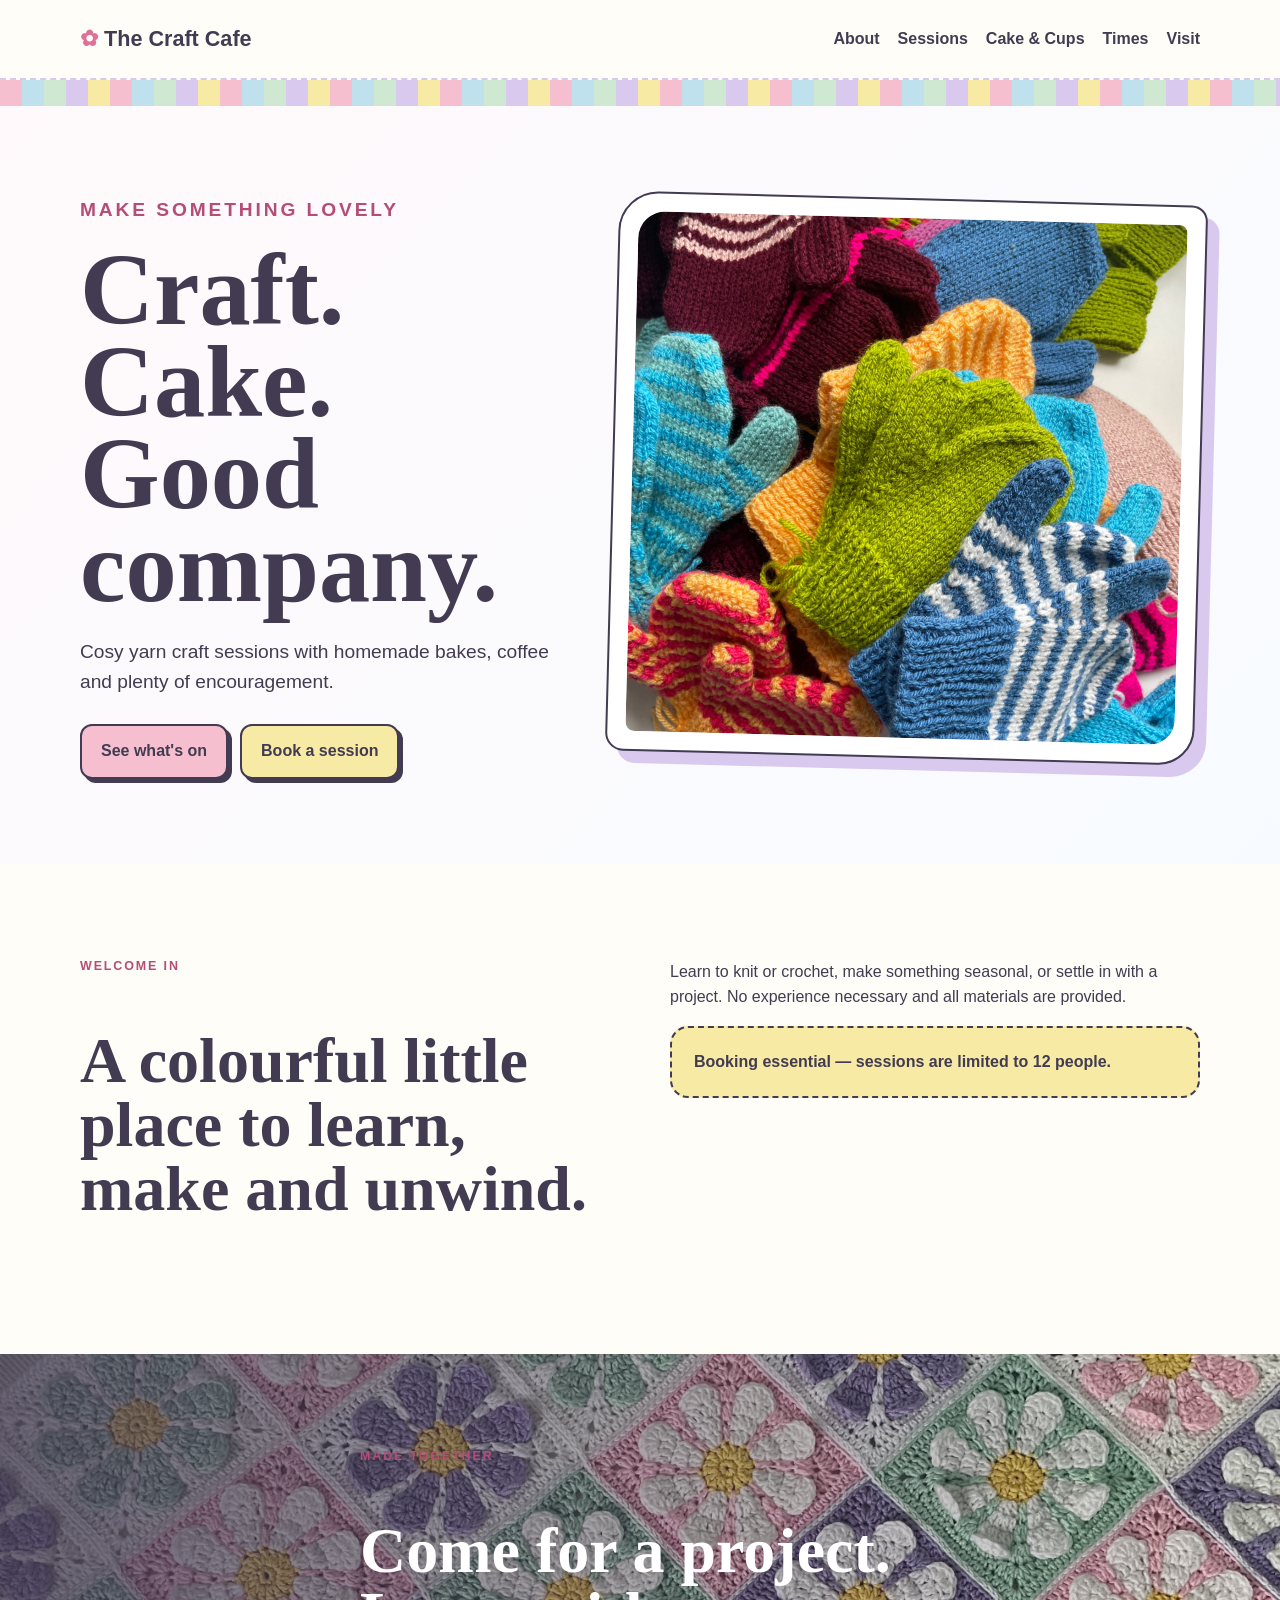
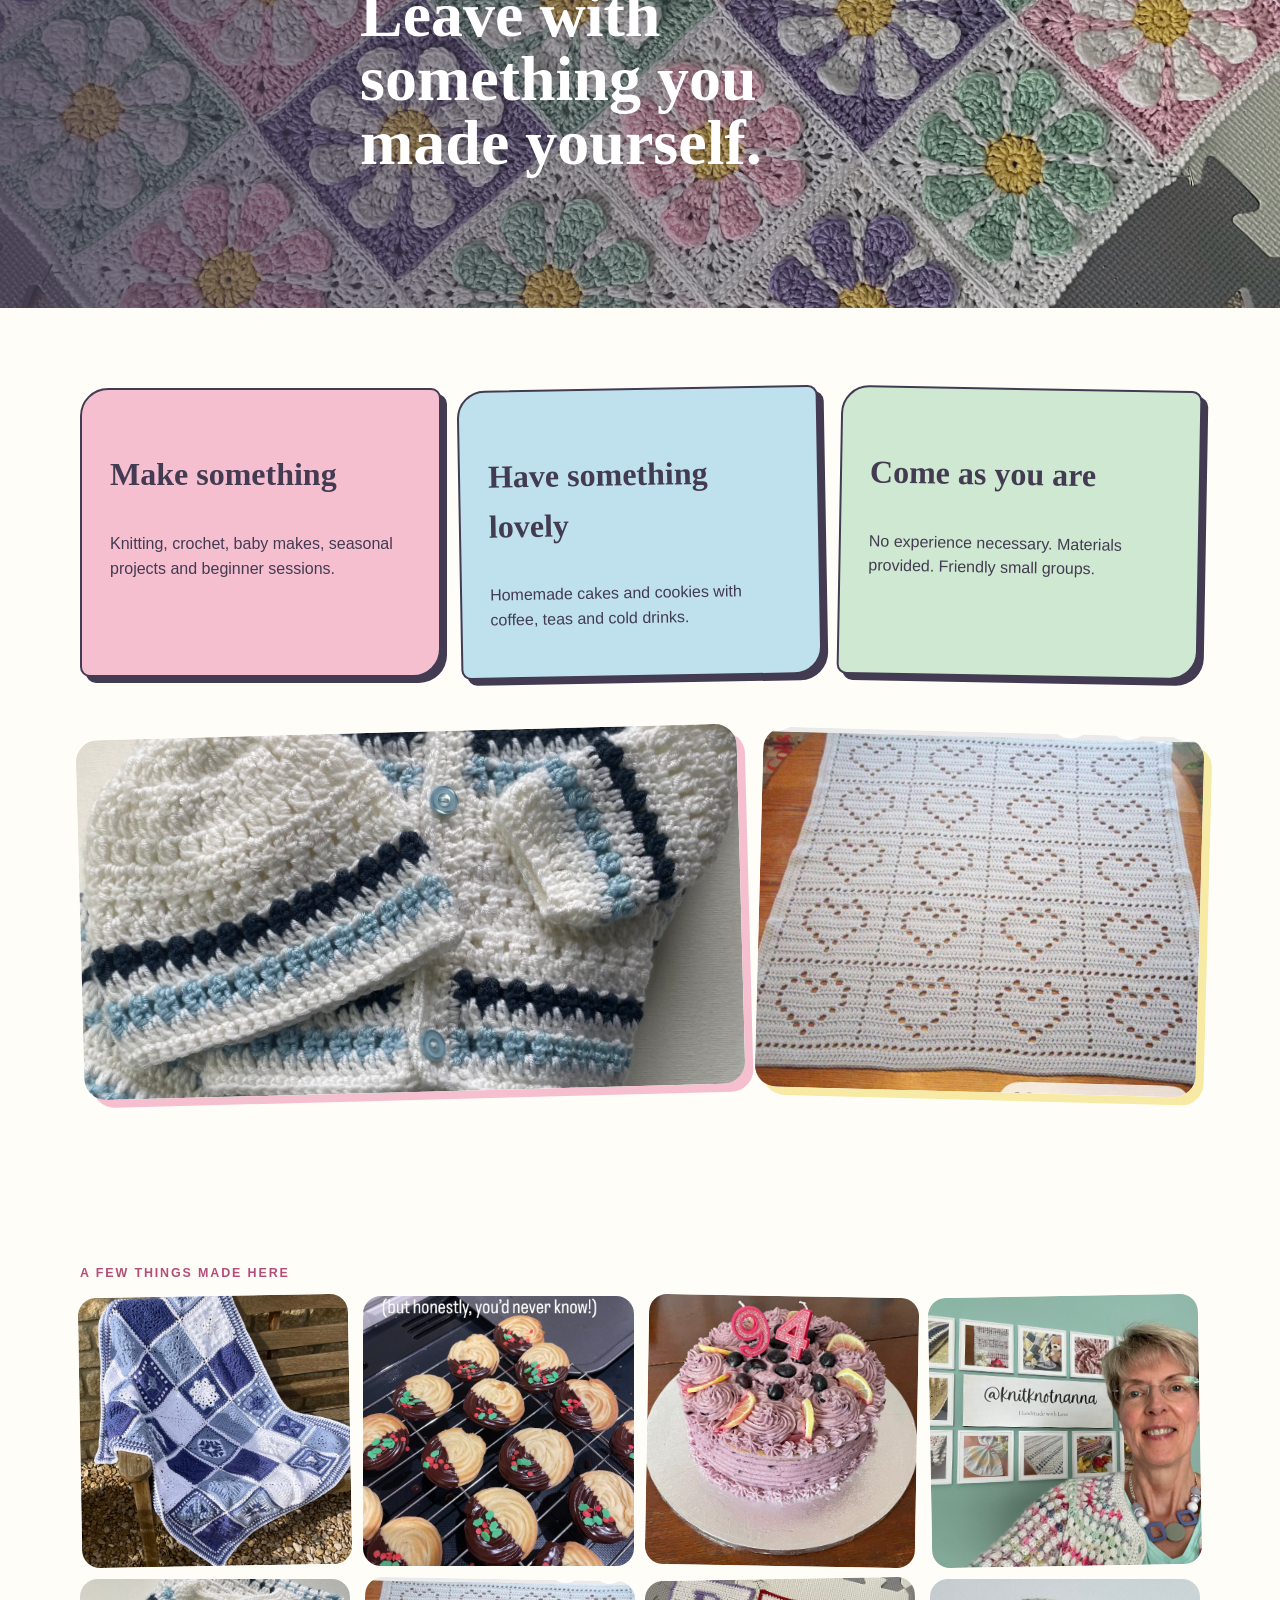
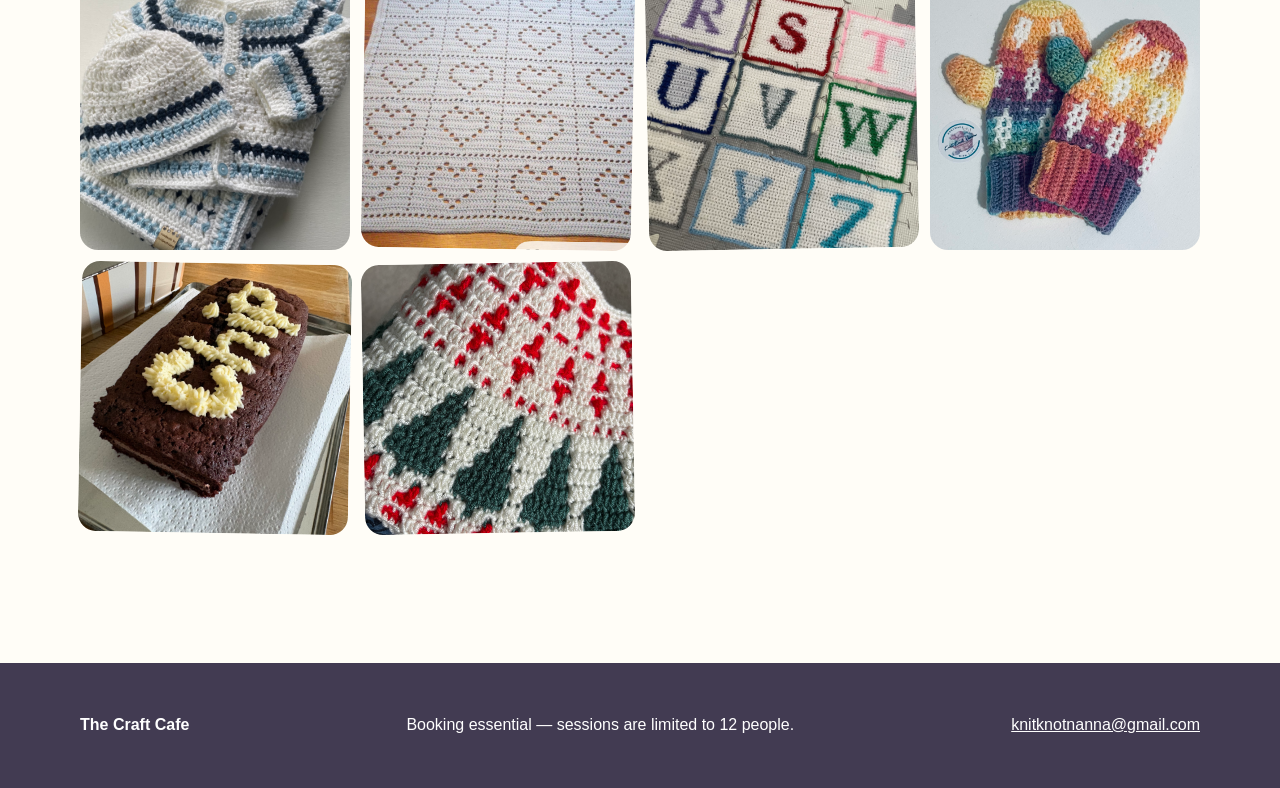
<file: index.html>
<!doctype html><html lang="en"><head><meta charset="utf-8"><meta name="viewport" content="width=device-width,initial-scale=1"><title>The Craft Cafe</title><meta name="description" content="Cosy craft sessions, homemade bakes and drinks."><link rel="stylesheet" href="assets/styles.css"><script defer src="assets/app.js"></script></head><body><header class="header"><div class="shell head"><a class="brand" href="index.html"><span data-site="name">The Craft Cafe</span></a><button class="toggle" aria-label="Menu">☰</button><nav class="nav"><a href="about.html">About</a><a href="sessions.html">Sessions</a><a href="cafe.html">Cake & Cups</a><a href="hours.html">Times</a><a href="visit.html">Visit</a></nav></div></header><div class="stitch"></div><main><section class="hero"><div class="shell hero-grid"><div><p class="eyebrow" data-site="heroEyebrow"></p><h1 data-site="heroTitle"></h1><p data-site="heroSubtitle"></p><div class="buttons"><a class="button primary" href="sessions.html" data-site="primaryAction"></a><a class="button secondary" href="visit.html">Book a session</a></div></div><div class="craft-frame"><img data-site-image="heroImage" src="02%20Photos/IMG_2294.jpeg" alt="Craft project"></div></div></section><section class="section"><div class="shell intro-grid"><div><p class="eyebrow">Welcome in</p><h2 data-site="primaryMessage"></h2></div><div><p data-site="shortWelcome"></p><div class="notice" data-site="importantMessage"></div></div></div></section><section class="image-break"><img src="02%20Photos/IMG_4057.jpeg" alt="Crafting at The Craft Cafe"><div class="shell image-break-copy"><p class="eyebrow">Made together</p><h2>Come for a project. Leave with something you made yourself.</h2></div></section><section class="section"><div class="shell cards"><a class="card" href="sessions.html"><h3 data-site="homeCard1Title"></h3><p data-site="homeCard1Text"></p></a><a class="card" href="cafe.html"><h3 data-site="homeCard2Title"></h3><p data-site="homeCard2Text"></p></a><a class="card" href="sessions.html"><h3 data-site="homeCard3Title"></h3><p data-site="homeCard3Text"></p></a></div><div class="shell photo-ribbon"><img src="02%20Photos/IMG_2907.jpeg" alt="A handmade project"><img src="02%20Photos/IMG_2973.jpeg" alt="Craft materials and making"></div></section><section class="section"><div class="shell"><p class="eyebrow">A few things made here</p><div class="gallery" data-gallery></div></div></section></main><footer class="footer"><div class="shell footer-grid"><strong data-site="name"></strong><span data-site="importantMessage"></span><a data-email><span data-site="email"></span></a></div></footer></body></html>
</file>
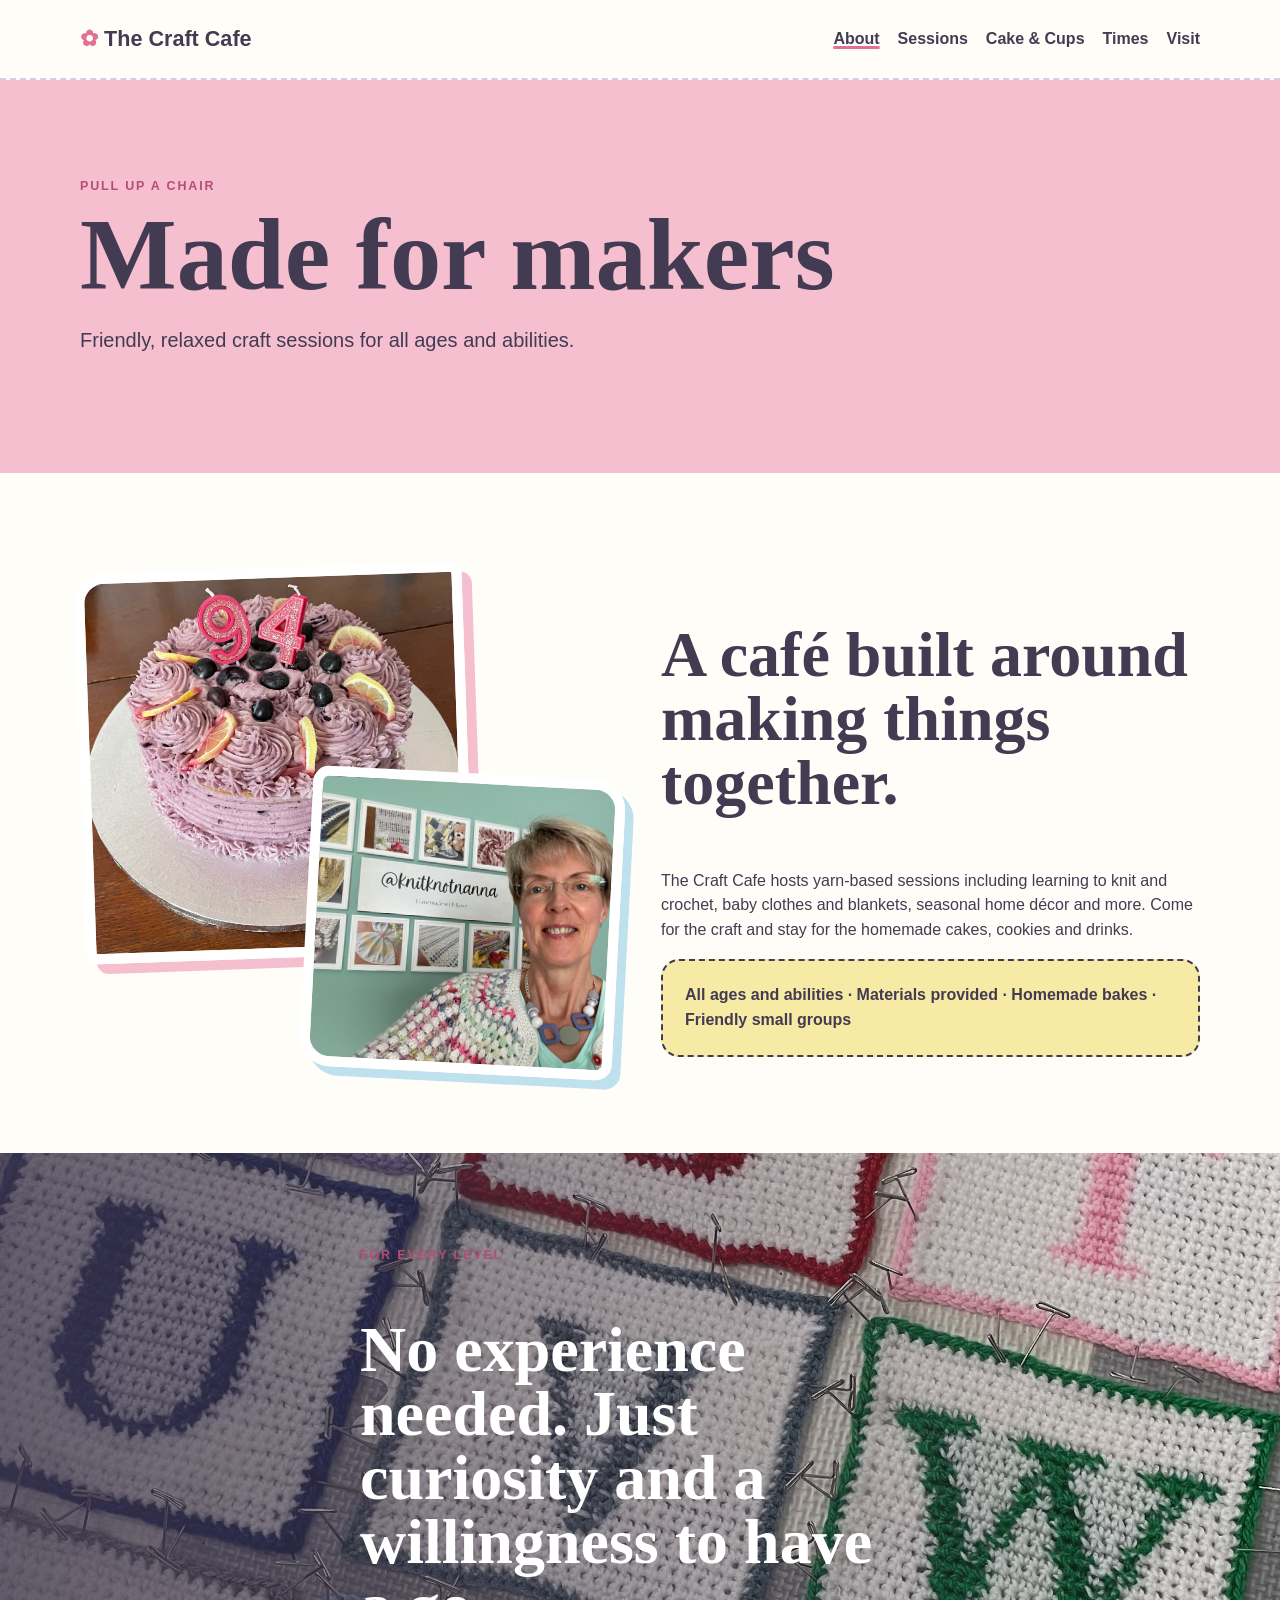
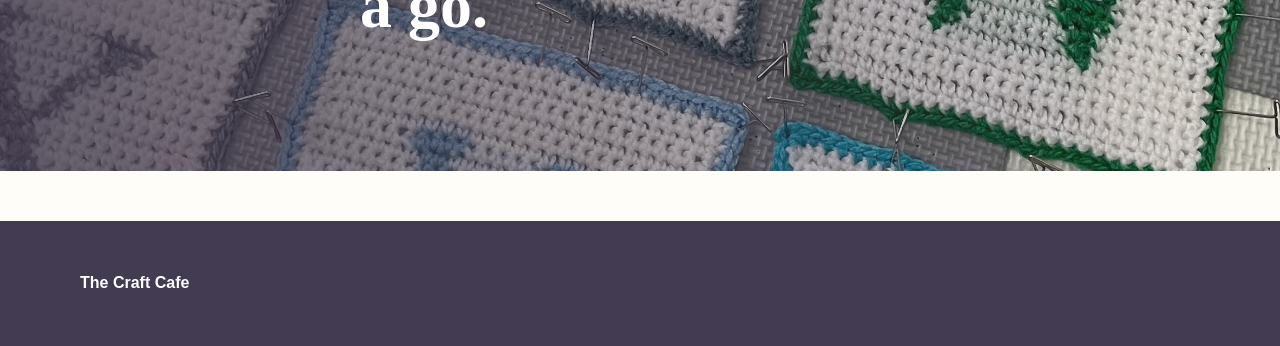
<file: about.html>
<!doctype html><html><head><meta charset="utf-8"><meta name="viewport" content="width=device-width,initial-scale=1"><title>About - The Craft Cafe</title><link rel="stylesheet" href="assets/styles.css"><script defer src="assets/app.js"></script></head><body><header class="header"><div class="shell head"><a class="brand" href="index.html" data-site="name"></a><button class="toggle" aria-label="Menu">☰</button><nav class="nav"><a class="active" href="about.html">About</a><a href="sessions.html">Sessions</a><a href="cafe.html">Cake & Cups</a><a href="hours.html">Times</a><a href="visit.html">Visit</a></nav></div></header><main><section class="page-hero pink"><div class="shell"><p class="eyebrow" data-site="aboutBannerEyebrow"></p><h1 data-site="aboutBannerTitle"></h1><p class="page-lead" data-site="aboutBannerLead"></p></div></section><section class="section"><div class="shell story-layout"><div class="photo-stack"><img class="photo-a" src="02%20Photos/IMG_0881.jpeg" alt="Handmade craft project"><img class="photo-b" src="02%20Photos/IMG_2147.jpeg" alt="Crafting at The Craft Cafe"></div><div><h2 data-site="aboutHeading"></h2><p data-site="aboutBody"></p><div class="notice" data-site="aboutFacts"></div></div></div></section><section class="image-break"><img src="02%20Photos/IMG_4356.jpeg" alt="Yarn craft and making"><div class="shell image-break-copy"><p class="eyebrow">For every level</p><h2>No experience needed. Just curiosity and a willingness to have a go.</h2></div></section></main><footer class="footer"><div class="shell"><strong data-site="name"></strong></div></footer></body></html>
</file>
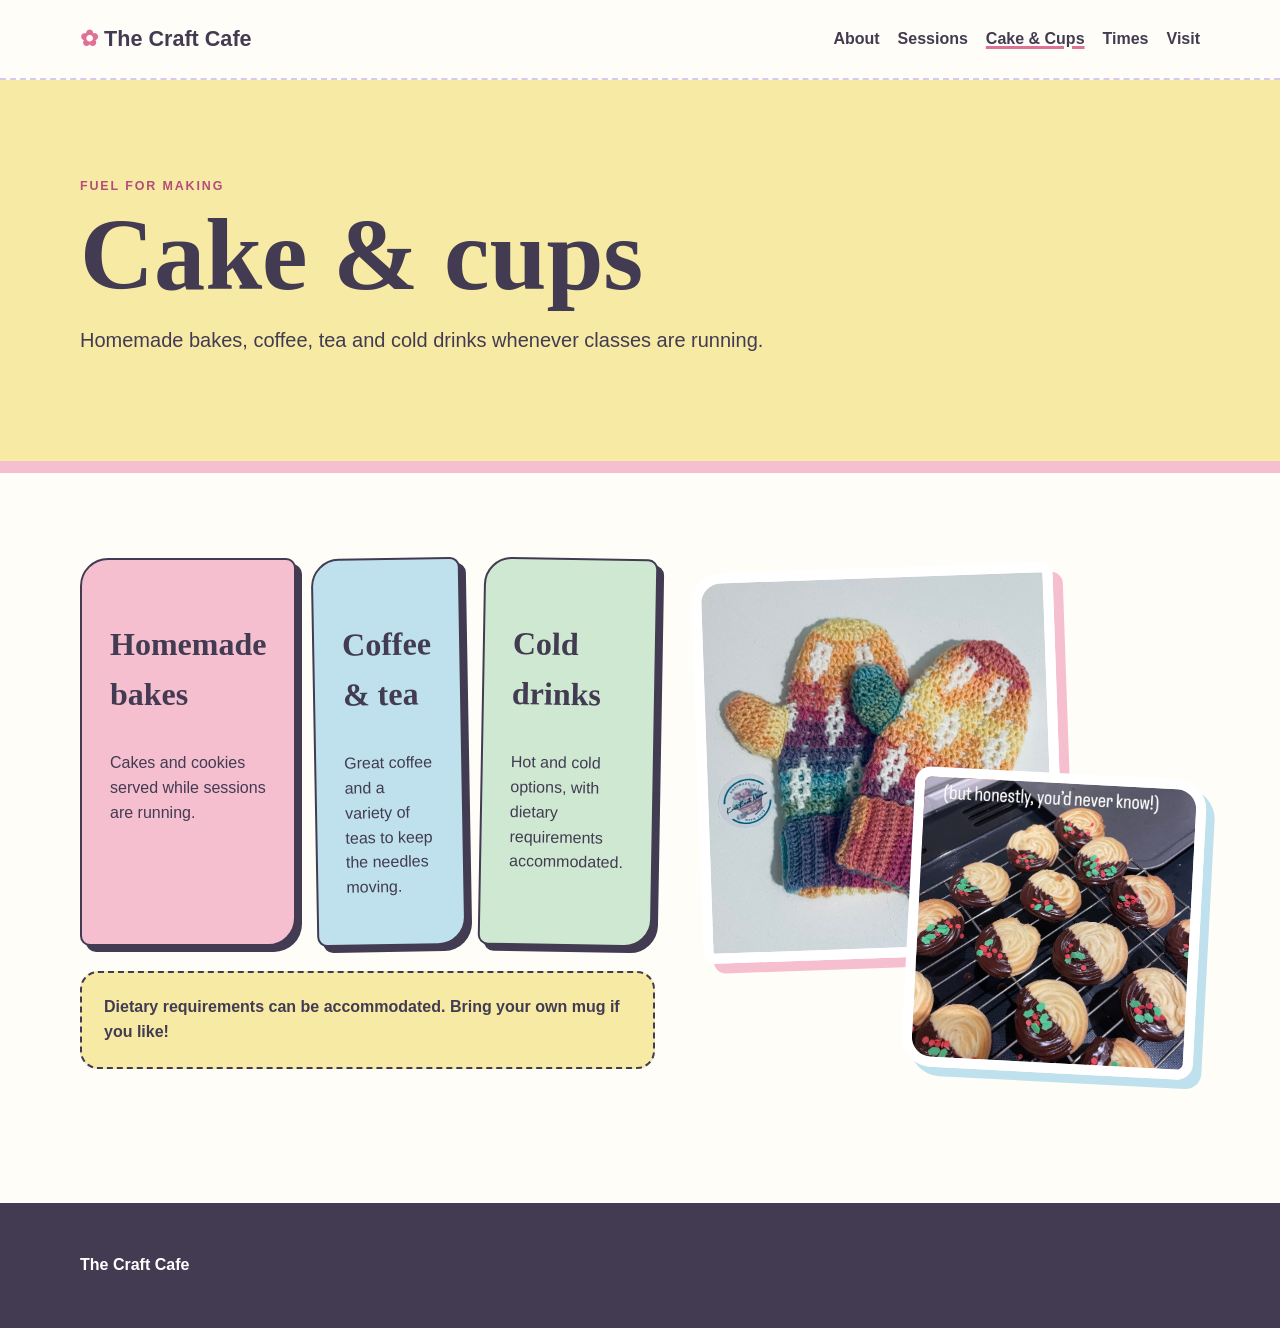
<file: cafe.html>
<!doctype html><html><head><meta charset="utf-8"><meta name="viewport" content="width=device-width,initial-scale=1"><title>Cake & Cups - The Craft Cafe</title><link rel="stylesheet" href="assets/styles.css"><script defer src="assets/app.js"></script></head><body><header class="header"><div class="shell head"><a class="brand" href="index.html" data-site="name"></a><button class="toggle" aria-label="Menu">☰</button><nav class="nav"><a href="about.html">About</a><a href="sessions.html">Sessions</a><a class="active" href="cafe.html">Cake & Cups</a><a href="hours.html">Times</a><a href="visit.html">Visit</a></nav></div></header><main><section class="page-hero lemon"><div class="shell"><p class="eyebrow" data-site="foodBannerEyebrow"></p><h1 data-site="foodBannerTitle"></h1><p class="page-lead" data-site="foodBannerLead"></p></div></section><section class="section"><div class="shell content-with-photo"><div><div class="cards"><div class="card"><h3 data-site="cafeCard1Title"></h3><p data-site="cafeCard1Text"></p></div><div class="card"><h3 data-site="cafeCard2Title"></h3><p data-site="cafeCard2Text"></p></div><div class="card"><h3 data-site="cafeCard3Title"></h3><p data-site="cafeCard3Text"></p></div></div><br><div class="notice" data-site="foodNote"></div></div><div class="photo-stack"><img class="photo-a" src="02%20Photos/IMG_4566.jpeg" alt="Cake and refreshments"><img class="photo-b" src="02%20Photos/D0EA075A-E051-453F-9FA5-C1A98B4E919F.jpeg" alt="A cosy Craft Cafe detail"></div></div></section></main><footer class="footer"><div class="shell"><strong data-site="name"></strong></div></footer></body></html>
</file>
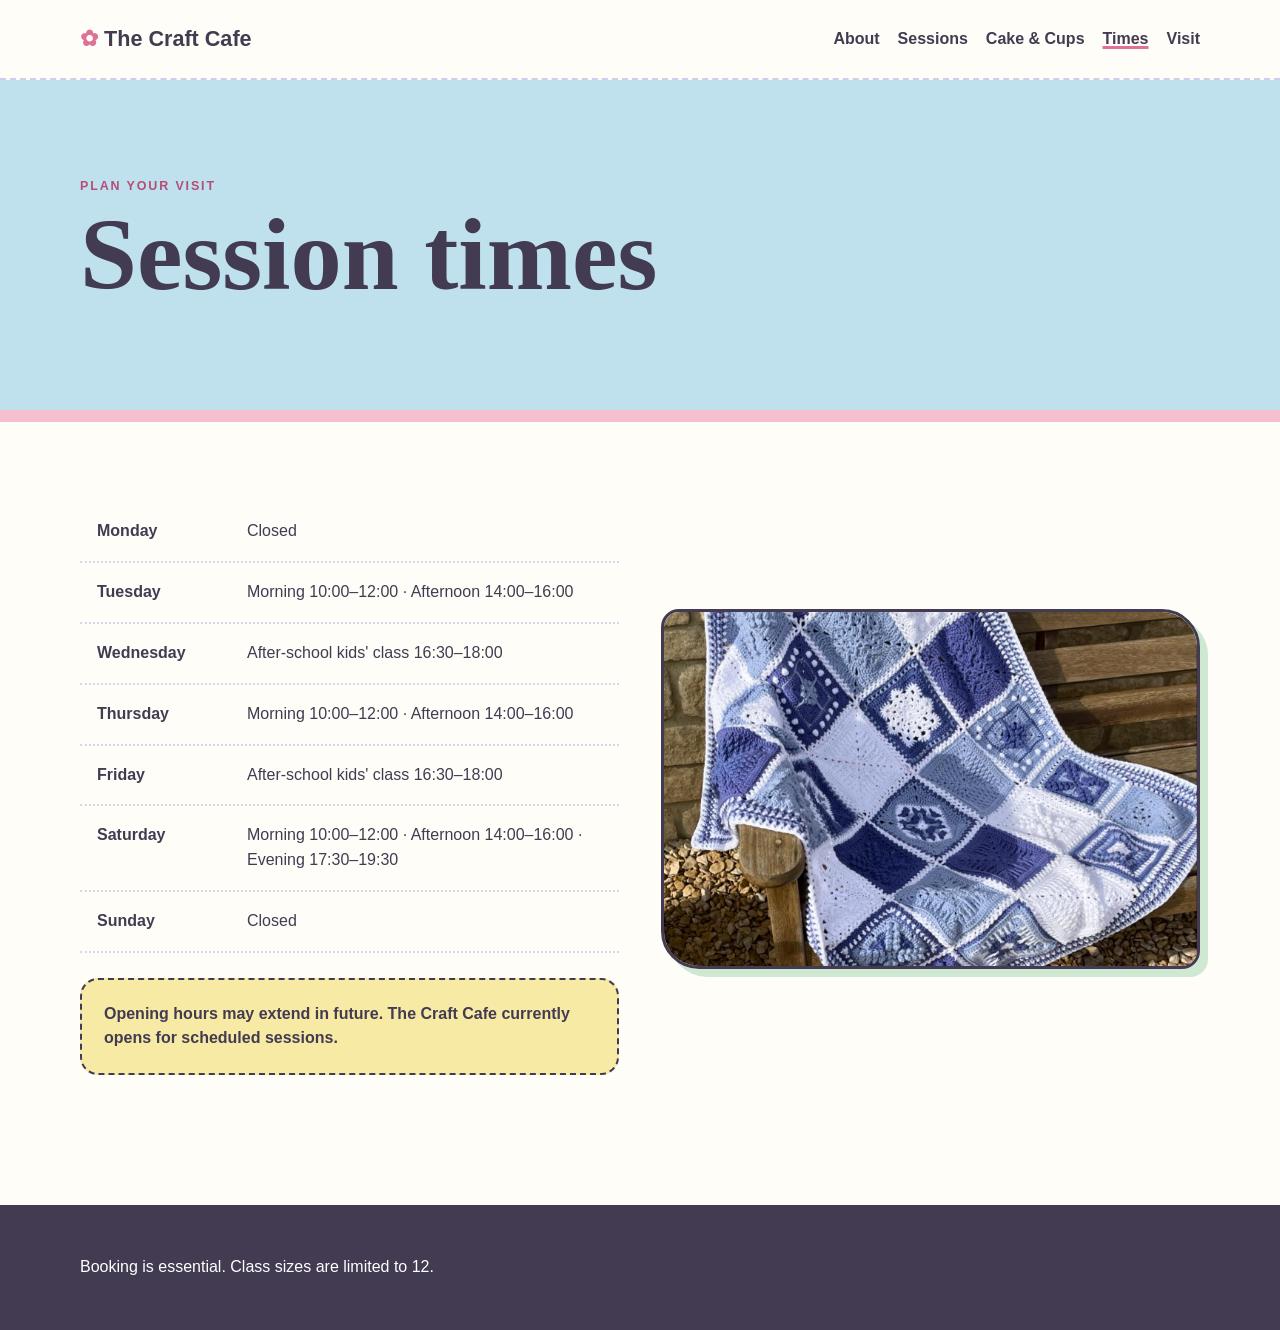
<file: hours.html>
<!doctype html><html><head><meta charset="utf-8"><meta name="viewport" content="width=device-width,initial-scale=1"><title>Times - The Craft Cafe</title><link rel="stylesheet" href="assets/styles.css"><script defer src="assets/app.js"></script></head><body><header class="header"><div class="shell head"><a class="brand" href="index.html" data-site="name"></a><button class="toggle" aria-label="Menu">☰</button><nav class="nav"><a href="about.html">About</a><a href="sessions.html">Sessions</a><a href="cafe.html">Cake & Cups</a><a class="active" href="hours.html">Times</a><a href="visit.html">Visit</a></nav></div></header><main><section class="page-hero"><div class="shell"><p class="eyebrow" data-site="hoursBannerEyebrow"></p><h1 data-site="hoursBannerTitle"></h1></div></section><section class="section"><div class="shell hours-layout"><div><div class="hours" data-hours></div><br><div class="notice" data-hours-note></div></div><div class="side-photo"><img src="02%20Photos/6BACE0AA-4E6F-43E5-8DCD-5FC5F36E2D84.jpeg" alt="Crafting at The Craft Cafe"></div></div></section></main><footer class="footer"><div class="shell"><span data-site="bookingNote"></span></div></footer></body></html>
</file>
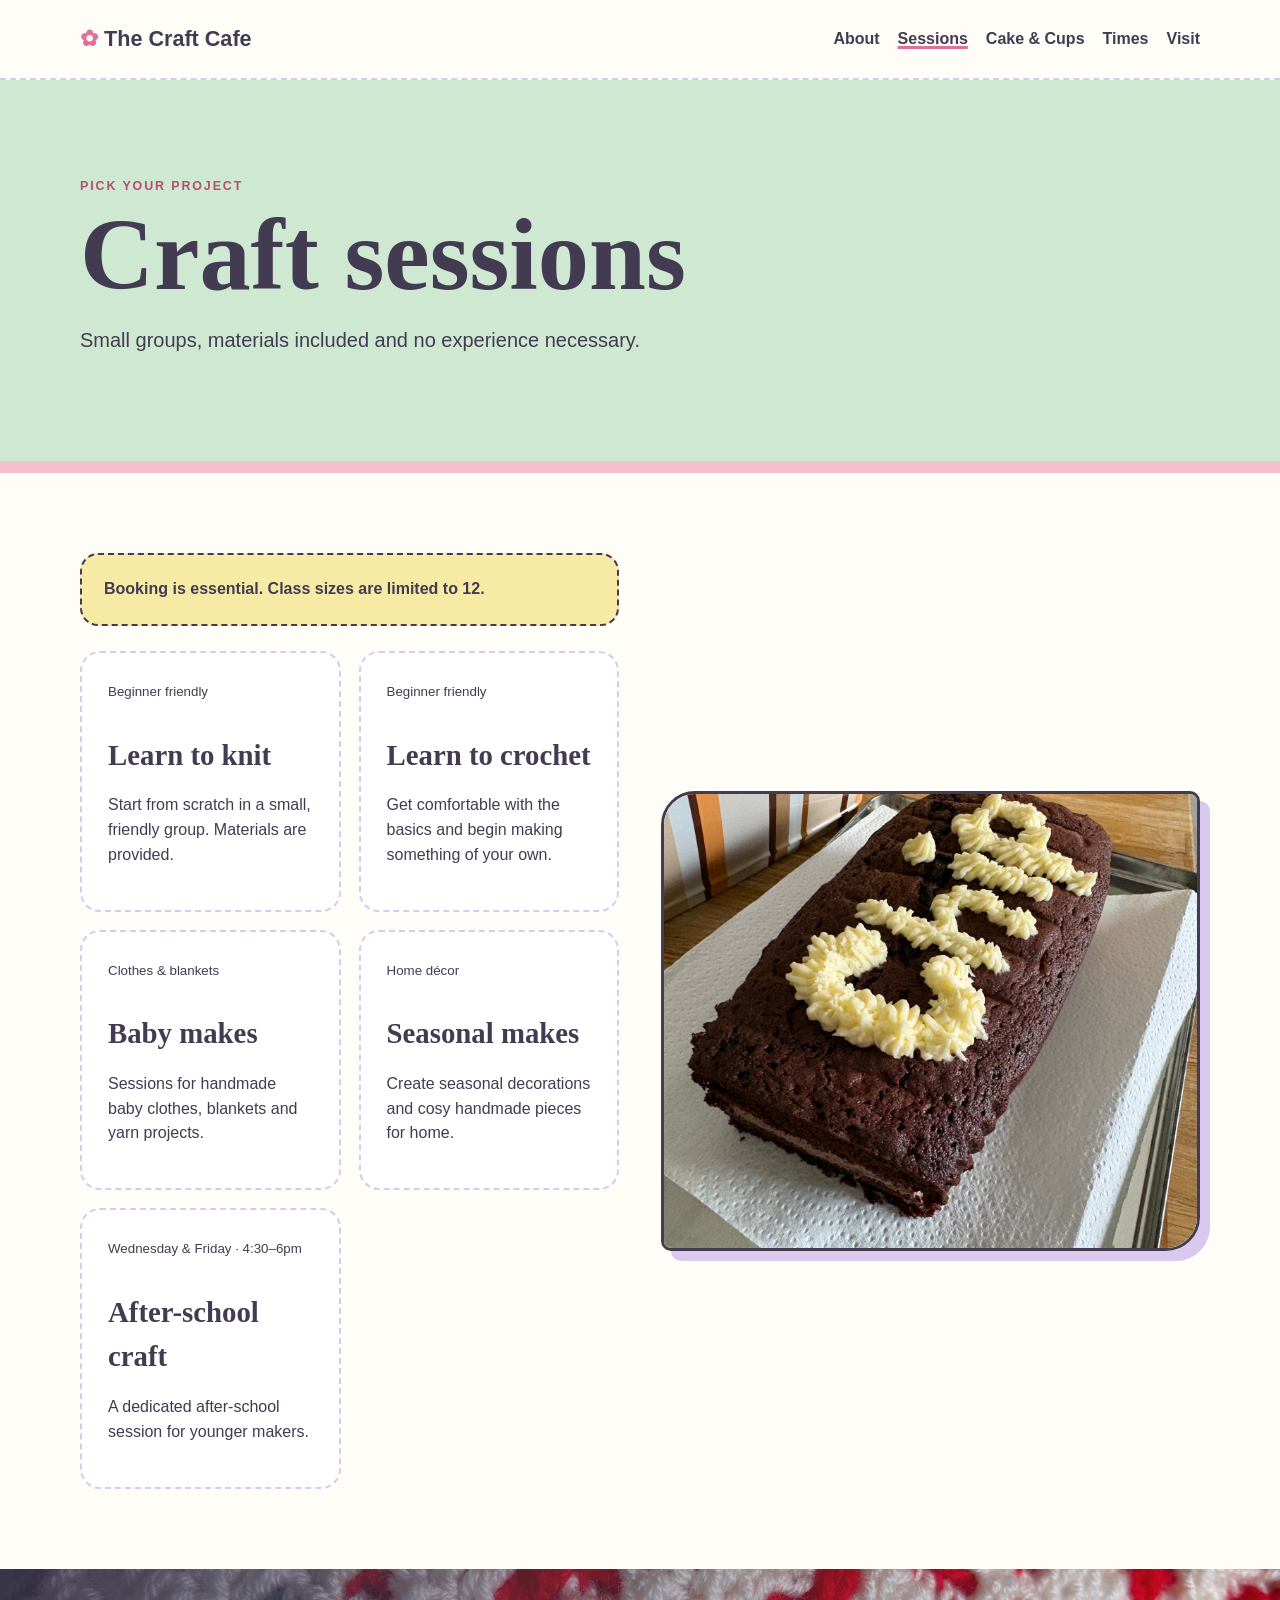
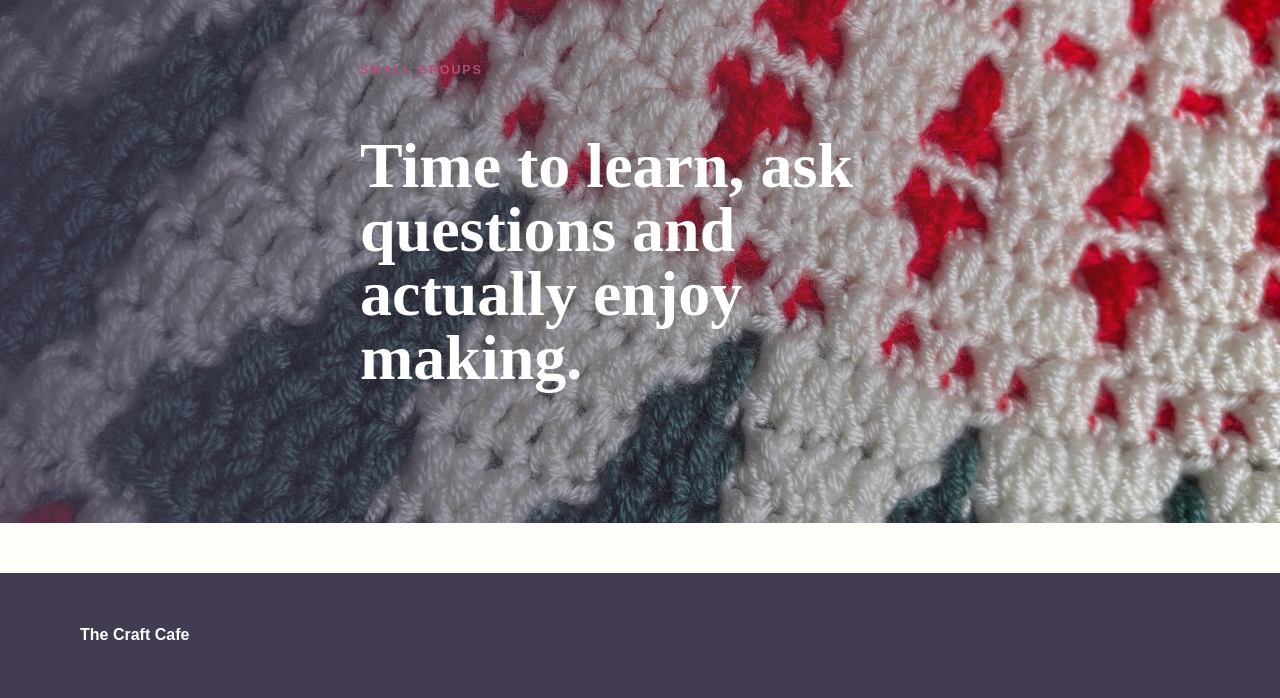
<file: sessions.html>
<!doctype html><html><head><meta charset="utf-8"><meta name="viewport" content="width=device-width,initial-scale=1"><title>Sessions - The Craft Cafe</title><link rel="stylesheet" href="assets/styles.css"><script defer src="assets/app.js"></script></head><body><header class="header"><div class="shell head"><a class="brand" href="index.html" data-site="name"></a><button class="toggle" aria-label="Menu">☰</button><nav class="nav"><a href="about.html">About</a><a class="active" href="sessions.html">Sessions</a><a href="cafe.html">Cake & Cups</a><a href="hours.html">Times</a><a href="visit.html">Visit</a></nav></div></header><main><section class="page-hero mint"><div class="shell"><p class="eyebrow" data-site="sessionsBannerEyebrow"></p><h1 data-site="sessionsBannerTitle"></h1><p class="page-lead" data-site="sessionsBannerLead"></p></div></section><section class="section"><div class="shell content-with-photo"><div><div class="notice" data-site="bookingNote"></div><br><div class="session-grid" data-sessions></div></div><div class="feature-photo"><img src="02%20Photos/IMG_5845.jpeg" alt="A craft session project"></div></div></section><section class="image-break"><img src="02%20Photos/IMG_6432.jpeg" alt="Craft materials ready for a session"><div class="shell image-break-copy"><p class="eyebrow">Small groups</p><h2>Time to learn, ask questions and actually enjoy making.</h2></div></section></main><footer class="footer"><div class="shell"><strong data-site="name"></strong></div></footer></body></html>
</file>
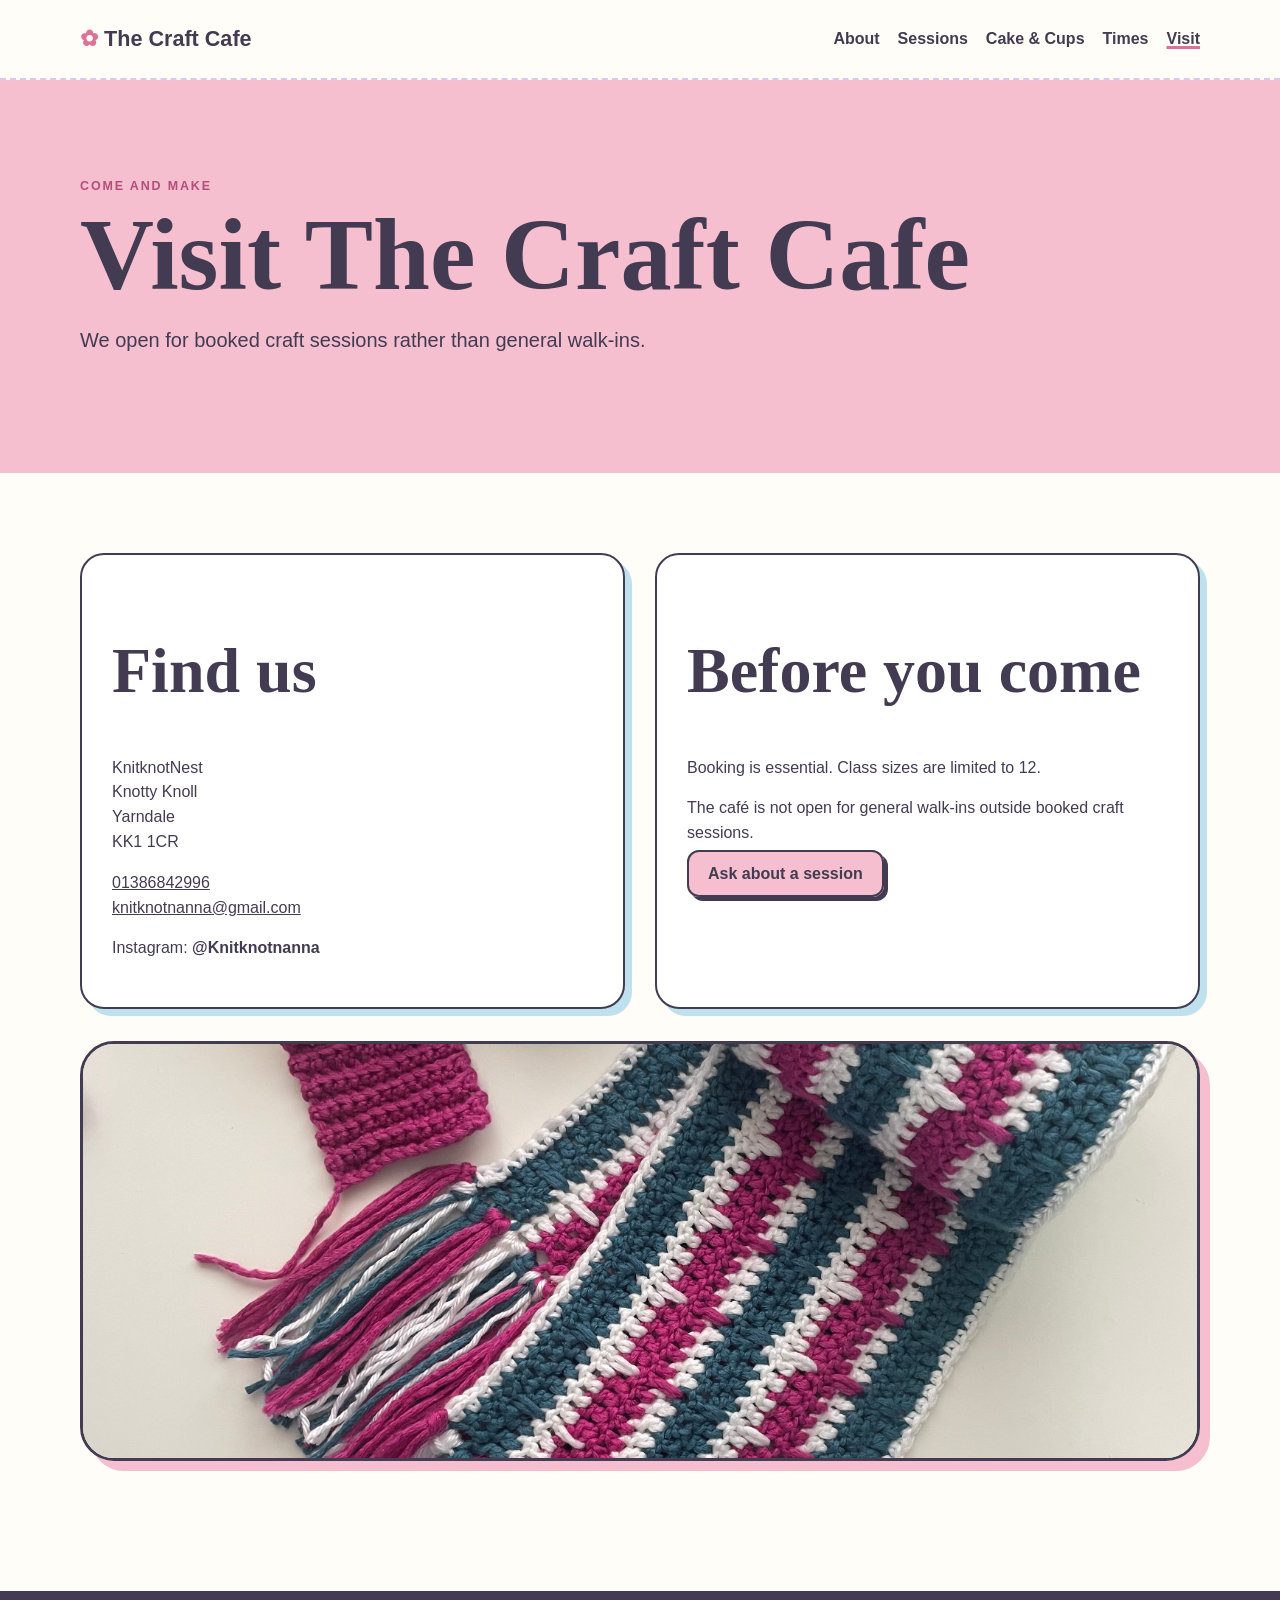
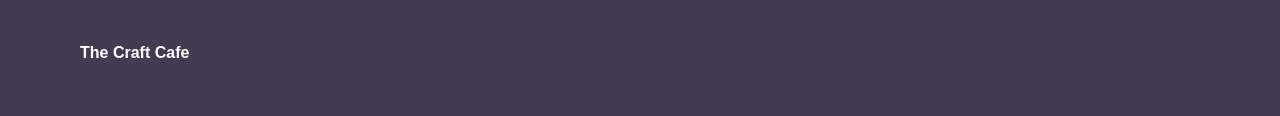
<file: visit.html>
<!doctype html><html><head><meta charset="utf-8"><meta name="viewport" content="width=device-width,initial-scale=1"><title>Visit - The Craft Cafe</title><link rel="stylesheet" href="assets/styles.css"><script defer src="assets/app.js"></script></head><body><header class="header"><div class="shell head"><a class="brand" href="index.html" data-site="name"></a><button class="toggle" aria-label="Menu">☰</button><nav class="nav"><a href="about.html">About</a><a href="sessions.html">Sessions</a><a href="cafe.html">Cake & Cups</a><a href="hours.html">Times</a><a class="active" href="visit.html">Visit</a></nav></div></header><main><section class="page-hero pink"><div class="shell"><p class="eyebrow" data-site="visitBannerEyebrow"></p><h1 data-site="visitBannerTitle"></h1><p class="page-lead" data-site="visitBannerLead"></p></div></section><section class="section"><div class="shell visit-grid"><div class="panel"><h2>Find us</h2><address data-site="address"></address><p><a data-phone><span data-site="phone"></span></a><br><a data-email><span data-site="email"></span></a></p><p>Instagram: <strong data-site="instagram"></strong></p></div><div class="panel"><h2>Before you come</h2><p data-site="bookingNote"></p><p data-site="walkInNote"></p><a class="button primary" data-email>Ask about a session</a></div></div><div class="shell visit-photo"><img src="02%20Photos/IMG_9918.jpeg" alt="The Craft Cafe atmosphere"></div></section></main><footer class="footer"><div class="shell"><strong data-site="name"></strong></div></footer></body></html>
</file>
<file: assets/styles.css>
:root{--pink:#f5bfd0;--blue:#bfe1ee;--mint:#cfe8d2;--lilac:#d9c9ee;--lemon:#f7eaa4;--cream:#fffdf7;--ink:#423b52;--white:#fff;--line:#ddd5e6}*{box-sizing:border-box}body{margin:0;background:var(--cream);color:var(--ink);font-family:Arial,sans-serif;line-height:1.55}img{max-width:100%;display:block}a{color:inherit}.shell{width:min(1120px,calc(100% - 34px));margin:auto}.header{position:sticky;top:0;z-index:20;background:rgba(255,253,247,.95);border-bottom:2px dashed var(--lilac)}.head{height:78px;display:flex;align-items:center;justify-content:space-between}.brand{text-decoration:none;font-weight:900;font-size:1.35rem}.brand:before{content:'✿ ';color:#df7199}.nav{display:flex;gap:18px}.nav a{text-decoration:none;font-weight:800}.nav a:hover,.nav a.active{text-decoration:underline;text-decoration-thickness:3px;text-decoration-color:#df7199}.toggle{display:none}.hero{padding:70px 0 85px;overflow:hidden;background:linear-gradient(135deg,#fff9fb,#f7fbff)}.hero-grid{display:grid;grid-template-columns:.9fr 1.1fr;gap:50px;align-items:center}.eyebrow{font-size:.78rem;text-transform:uppercase;letter-spacing:.15em;font-weight:900;color:#b44d78}.hero h1,.page-hero h1{font-family:Georgia,serif;font-size:clamp(3.4rem,8vw,7rem);line-height:.9;margin:12px 0 24px}.hero p{font-size:1.2rem}.buttons{display:flex;gap:12px;flex-wrap:wrap;margin-top:28px}.button{padding:13px 19px;border-radius:12px;text-decoration:none;font-weight:900;border:2px solid var(--ink);box-shadow:4px 4px 0 var(--ink)}.button.primary{background:var(--pink)}.button.secondary{background:var(--lemon)}.craft-frame{position:relative;padding:18px;background:var(--white);border:2px solid var(--ink);border-radius:40px 16px 36px 18px;box-shadow:12px 12px 0 var(--lilac);transform:rotate(1.5deg)}.craft-frame img{width:100%;height:520px;object-fit:cover;border-radius:27px 8px 25px 9px}.stitch{height:26px;background:repeating-linear-gradient(90deg,var(--pink) 0 22px,var(--blue) 22px 44px,var(--mint) 44px 66px,var(--lilac) 66px 88px,var(--lemon) 88px 110px)}.section{padding:80px 0}.intro-grid{display:grid;grid-template-columns:1fr 1fr;gap:60px}.intro-grid h2,.section h2{font-family:Georgia,serif;font-size:clamp(2.2rem,5vw,4.5rem);line-height:1}.notice{background:var(--lemon);padding:22px;border:2px dashed var(--ink);border-radius:18px;font-weight:800}.cards{display:grid;grid-template-columns:repeat(3,1fr);gap:18px}.card{padding:28px;border:2px solid var(--ink);border-radius:28px 10px 28px 10px;box-shadow:6px 6px 0 var(--ink);text-decoration:none;min-height:250px}.card:nth-child(1){background:var(--pink)}.card:nth-child(2){background:var(--blue);transform:rotate(-1deg)}.card:nth-child(3){background:var(--mint);transform:rotate(1deg)}.card h3{font-family:Georgia,serif;font-size:2rem}.gallery{display:grid;grid-template-columns:repeat(4,1fr);gap:13px}.gallery img{width:100%;aspect-ratio:1/1;object-fit:cover;border-radius:18px}.gallery img:nth-child(3n+1){transform:rotate(-1deg)}.gallery img:nth-child(3n){transform:rotate(1deg)}.page-hero{padding:85px 0;background:var(--blue);border-bottom:12px solid var(--pink)}.page-hero.pink{background:var(--pink)}.page-hero.mint{background:var(--mint)}.page-hero.lemon{background:var(--lemon)}.page-lead{font-size:1.25rem;max-width:720px}.story-layout,.content-with-photo,.hours-layout{display:grid;grid-template-columns:1fr 1fr;gap:42px;align-items:center}.photo-stack{position:relative;min-height:520px}.photo-stack img,.feature-photo img,.side-photo img{width:100%;height:100%;object-fit:cover}.photo-stack .photo-a{position:absolute;width:72%;height:390px;left:0;top:15px;border-radius:30px 12px 30px 12px;border:10px solid white;box-shadow:10px 10px 0 var(--pink);transform:rotate(-2deg)}.photo-stack .photo-b{position:absolute;width:58%;height:300px;right:0;bottom:0;border-radius:16px 30px 16px 30px;border:10px solid white;box-shadow:9px 9px 0 var(--blue);transform:rotate(3deg)}.feature-photo{height:460px;border-radius:34px 10px 34px 10px;overflow:hidden;border:3px solid var(--ink);box-shadow:10px 10px 0 var(--lilac)}.side-photo{height:360px;border-radius:18px 38px 18px 38px;overflow:hidden;border:3px solid var(--ink);box-shadow:8px 8px 0 var(--mint)}.photo-ribbon{position:relative;min-height:360px;margin-top:55px;display:grid;grid-template-columns:1.2fr .8fr;gap:18px}.photo-ribbon img{width:100%;height:360px;object-fit:cover;border-radius:22px}.photo-ribbon img:first-child{transform:rotate(-1.5deg);box-shadow:8px 8px 0 var(--pink)}.photo-ribbon img:last-child{transform:rotate(1.5deg);box-shadow:8px 8px 0 var(--lemon)}.session-grid{display:grid;grid-template-columns:repeat(2,1fr);gap:18px}.session{padding:26px;background:white;border:2px dashed var(--lilac);border-radius:20px}.session h3{font-family:Georgia,serif;font-size:1.8rem;margin-bottom:5px}.hours{max-width:760px}.hours-row{display:grid;grid-template-columns:150px 1fr;padding:17px;border-bottom:2px dotted var(--line)}.visit-grid{display:grid;grid-template-columns:1fr 1fr;gap:30px}.panel{background:white;padding:30px;border:2px solid var(--ink);border-radius:24px;box-shadow:7px 7px 0 var(--blue)}address{white-space:pre-line;font-style:normal}.visit-photo{margin-top:32px;height:420px;border-radius:34px;overflow:hidden;border:3px solid var(--ink);box-shadow:10px 10px 0 var(--pink)}.visit-photo img{width:100%;height:100%;object-fit:cover}.image-break{position:relative;min-height:380px;overflow:hidden}.image-break img{position:absolute;inset:0;width:100%;height:100%;object-fit:cover}.image-break:after{content:'';position:absolute;inset:0;background:linear-gradient(90deg,rgba(66,59,82,.78),rgba(66,59,82,.08))}.image-break-copy{position:relative;z-index:1;color:white;padding:80px 0;max-width:560px}.image-break-copy h2{font-family:Georgia,serif;font-size:clamp(2.4rem,5vw,4.7rem);line-height:1}.footer{padding:50px 0;background:var(--ink);color:white;margin-top:50px}.footer-grid{display:flex;justify-content:space-between;gap:30px;flex-wrap:wrap}.partner-preview{outline:4px solid #df7199!important;outline-offset:4px!important}@media(max-width:800px){.nav{display:none;position:absolute;top:78px;left:0;right:0;background:var(--cream);padding:20px;flex-direction:column}.nav.open{display:flex}.toggle{display:block}.hero-grid,.intro-grid,.visit-grid,.story-layout,.content-with-photo,.hours-layout{grid-template-columns:1fr}.cards{grid-template-columns:1fr}.gallery{grid-template-columns:repeat(2,1fr)}.craft-frame img{height:390px}.session-grid{grid-template-columns:1fr}.photo-stack{min-height:470px}.photo-ribbon{grid-template-columns:1fr}.photo-ribbon img{height:300px}.feature-photo,.side-photo,.visit-photo{height:330px}}
</file>
